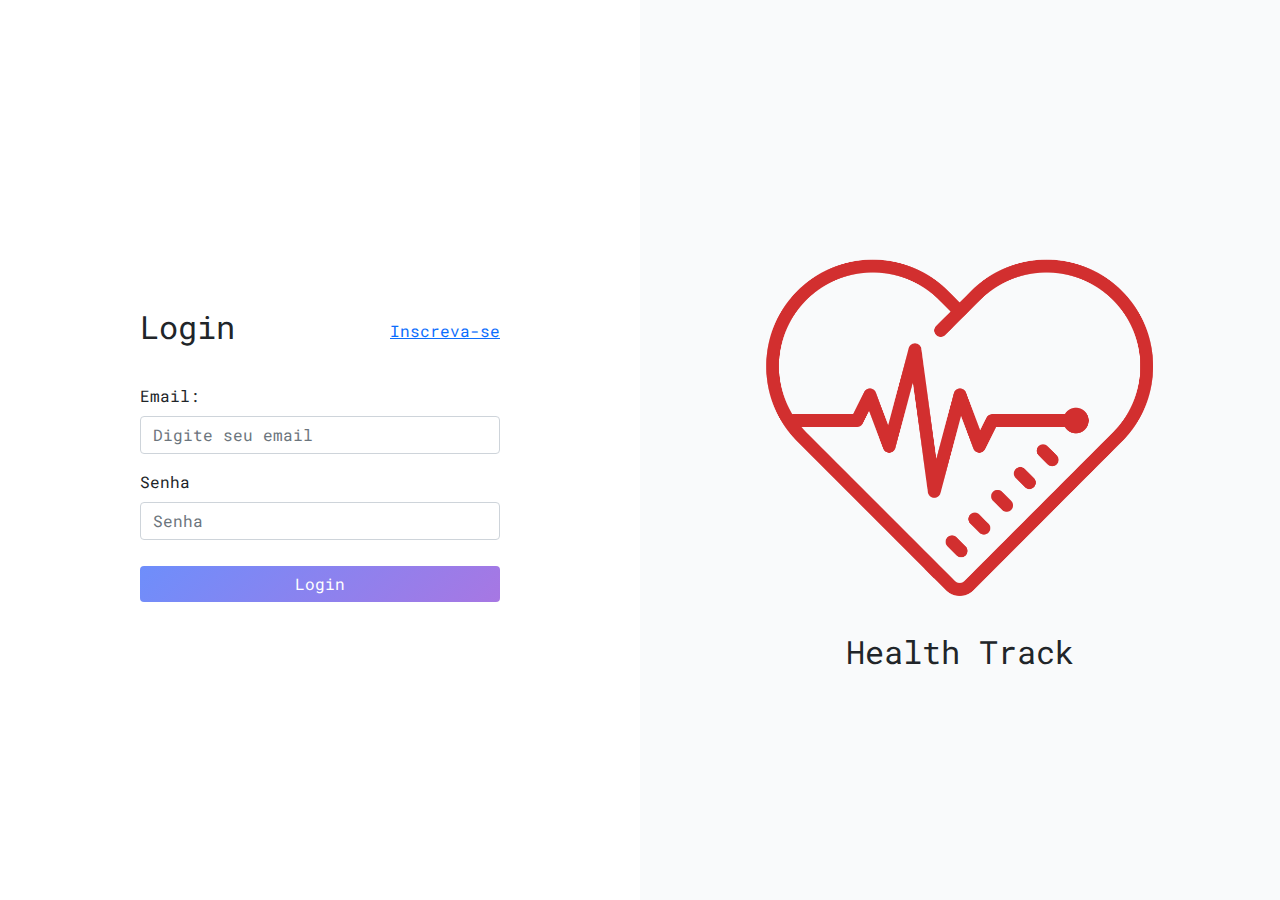
<file: index.html>
<!DOCTYPE html>
<html lang="pt-br">

<head>
  <meta charset="UTF-8">
  <meta http-equiv="X-UA-Compatible" content="IE=edge">
  <meta name="viewport" content="width=device-width, initial-scale=1.0">
  <link rel="stylesheet" href="css/all.css">
  <link rel="stylesheet" href="plugins/bootstrap/css/bootstrap.min.css">
  <link rel="stylesheet" href="plugins/fontawesome/css/all.min.css">
  <title>Health Track</title>
</head>

<body>

  <div class="login">
    <div class="login-form">
      <div class="login-form-wrapper">
        <div class="login-title">
          <h2>Login</h2>
          <a href="views/register.html">Inscreva-se</a>
        </div>
        <form>
          <div class="mb-3">
            <label for="email" class="form-label">Email:</label>
            <input type="email" class="form-control" id="email" placeholder="Digite seu email">
          </div>
          <div class="mb-3">
            <label for="senha" class="form-label">Senha</label>
            <input type="password" class="form-control" id="senha" placeholder="Senha">
          </div>
          <button type="button" class="btn">Login</button>
        </form>
      </div>
    </div>
    <div class="banner-login">
      <img src="images/heart.png" alt="">
      <h2>Health Track</h2>
    </div>
  </div>

  <script src="plugins/bootstrap/js/bootstrap.min.js"></script>
  <script src="plugins/fontawesome/js/all.min.js"></script>

  <script>
    let button = document.querySelector('form button.btn')
    button.addEventListener("click", () => {
        location.href = "/views/dashboard.html"
    })

  </script>
</body>

</html>
</file>
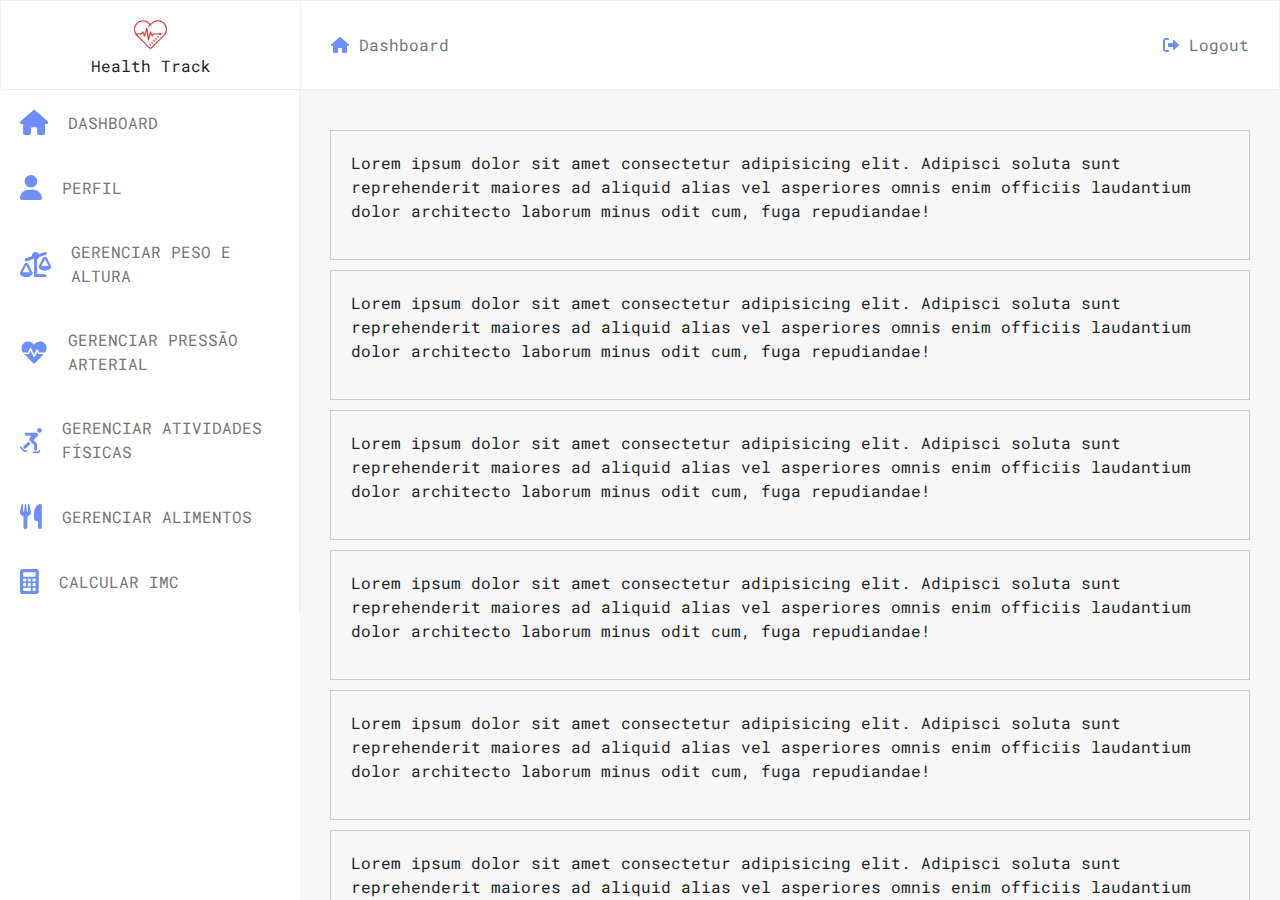
<file: views/dashboard.html>
<!DOCTYPE html>
<html lang="pt-br">

<head>
    <meta charset="UTF-8">
    <meta http-equiv="X-UA-Compatible" content="IE=edge">
    <meta name="viewport" content="width=device-width, initial-scale=1.0">
    <link rel="stylesheet" href="../css/all.css">
    <link rel="stylesheet" href="../plugins/bootstrap/css/bootstrap.min.css">
    <link rel="stylesheet" href="../plugins/fontawesome/css/all.min.css">
    <title>Health Track</title>
</head>

<body>
    <div class="flex-dashboard">
        <sidebar>
            <div class="sidebar-title">
                <img src="../images/heart.png" alt="">
                <h2>Health Track</h2>
            </div>
            <div class="menu">
                <ul>
                    <li>
                        <i class="fa fa-home"></i>
                        <a href="#">Dashboard</a>
                    </li>
                    <li>
                        <i class="fa fa-user"></i>
                        <a href="#">Perfil</a>
                    </li>
                    <li>
                        <i class="fa fa-balance-scale-left"></i>
                        <a href="#">Gerenciar Peso e altura</a>
                    </li>
                    <li>
                        <i class="fa fa-heartbeat"></i>
                        <a href="#">Gerenciar pressão arterial</a>
                    </li>
                    <li>
                        <i class="fa fa-skating"></i>
                        <a href="#">Gerenciar atividades físicas</a>
                    </li>
                    <li>
                        <i class="fas fa-utensils"></i>
                        <a href="#">Gerenciar Alimentos</a>
                    </li>
                    <li>
                        <i class="fas fa-calculator"></i>
                        <a href="#">Calcular IMC</a>
                    </li>
                </ul>
            </div>
        </sidebar>
        <main>
            <header>
                <a href="#"> <i class="fa fa-home"></i> Dashboard</a>
                <a href="#"> <i class="fas fa-sign-out-alt"></i> Logout</a>
            </header>
            <div class="main-content">
                <div class="panel">
                    <p>Lorem ipsum dolor sit amet consectetur adipisicing elit. Adipisci soluta sunt
                        reprehenderit maiores ad aliquid alias vel asperiores omnis enim officiis laudantium dolor
                        architecto laborum minus odit cum, fuga repudiandae!</p>
                </div>
                <div class="panel">
                    <p>Lorem ipsum dolor sit amet consectetur adipisicing elit. Adipisci soluta sunt
                        reprehenderit maiores ad aliquid alias vel asperiores omnis enim officiis laudantium dolor
                        architecto laborum minus odit cum, fuga repudiandae!</p>
                </div>
                <div class="panel">
                    <p>Lorem ipsum dolor sit amet consectetur adipisicing elit. Adipisci soluta sunt
                        reprehenderit maiores ad aliquid alias vel asperiores omnis enim officiis laudantium dolor
                        architecto laborum minus odit cum, fuga repudiandae!</p>
                </div>
                <div class="panel">
                    <p>Lorem ipsum dolor sit amet consectetur adipisicing elit. Adipisci soluta sunt
                        reprehenderit maiores ad aliquid alias vel asperiores omnis enim officiis laudantium dolor
                        architecto laborum minus odit cum, fuga repudiandae!</p>
                </div>
                <div class="panel">
                    <p>Lorem ipsum dolor sit amet consectetur adipisicing elit. Adipisci soluta sunt
                        reprehenderit maiores ad aliquid alias vel asperiores omnis enim officiis laudantium dolor
                        architecto laborum minus odit cum, fuga repudiandae!</p>
                </div>
                <div class="panel">
                    <p>Lorem ipsum dolor sit amet consectetur adipisicing elit. Adipisci soluta sunt
                        reprehenderit maiores ad aliquid alias vel asperiores omnis enim officiis laudantium dolor
                        architecto laborum minus odit cum, fuga repudiandae!</p>
                </div>
                <div class="panel">
                    <p>Lorem ipsum dolor sit amet consectetur adipisicing elit. Adipisci soluta sunt
                        reprehenderit maiores ad aliquid alias vel asperiores omnis enim officiis laudantium dolor
                        architecto laborum minus odit cum, fuga repudiandae!</p>
                </div>
                <div class="panel">
                    <p>Lorem ipsum dolor sit amet consectetur adipisicing elit. Adipisci soluta sunt
                        reprehenderit maiores ad aliquid alias vel asperiores omnis enim officiis laudantium dolor
                        architecto laborum minus odit cum, fuga repudiandae!</p>
                </div>
            </div>
        </main>
    </div>
    <script src="../plugins/bootstrap/js/bootstrap.min.js"></script>
    <script src="../plugins/fontawesome/js/all.min.js"></script>
</body>

</html>
</file>
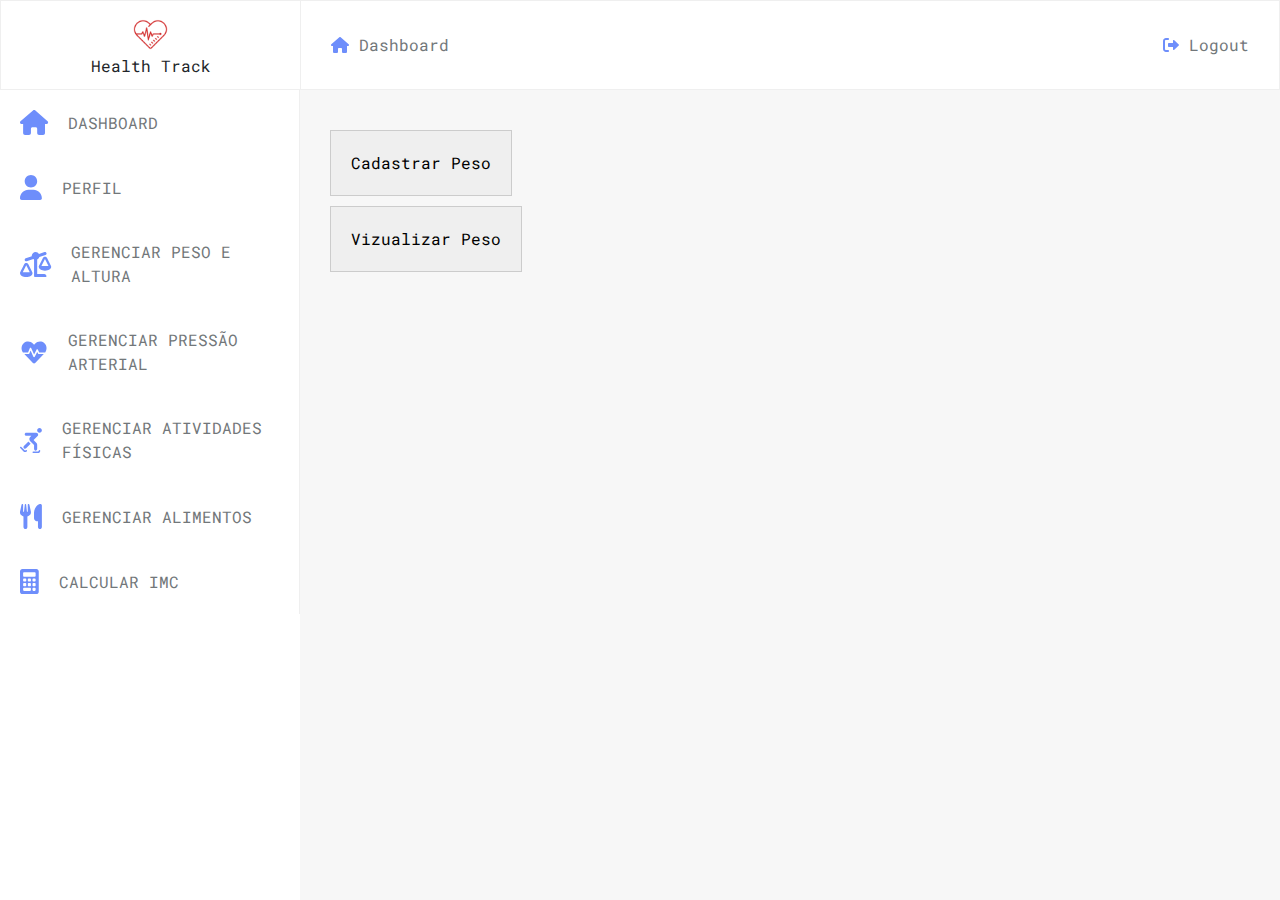
<file: views/gerenciarpeso.html>
<!DOCTYPE html>
<html lang="pt-br">

<head>
    <meta charset="UTF-8">
    <meta http-equiv="X-UA-Compatible" content="IE=edge">
    <meta name="viewport" content="width=device-width, initial-scale=1.0">
    <link rel="stylesheet" href="../css/all.css">
    <link rel="stylesheet" href="../plugins/bootstrap/css/bootstrap.min.css">
    <link rel="stylesheet" href="../plugins/fontawesome/css/all.min.css">
    <title>Health Track</title>
</head>

<body>
    <div class="flex-dashboard">
        <sidebar>
            <div class="sidebar-title">
                <img src="../images/heart.png" alt="">
                <h2>Health Track</h2>
            </div>
            <div class="menu">
                <ul>
                    <li>
                        <i class="fa fa-home"></i>
                        <a href="dashboard.html">Dashboard</a>
                    </li>
                    <li>
                        <i class="fa fa-user"></i>
                        <a href="#">Perfil</a>
                    </li>
                    <li>
                        <i class="fa fa-balance-scale-left"></i>
                        <a href="gerenciarpeso.html">Gerenciar Peso e altura</a>
                    </li>
                    <li>
                        <i class="fa fa-heartbeat"></i>
                        <a href="#">Gerenciar pressão arterial</a>
                    </li>
                    <li>
                        <i class="fa fa-skating"></i>
                        <a href="#">Gerenciar atividades físicas</a>
                    </li>
                    <li>
                        <i class="fas fa-utensils"></i>
                        <a href="#">Gerenciar Alimentos</a>
                    </li>
                    <li>
                        <i class="fas fa-calculator"></i>
                        <a href="#">Calcular IMC</a>
                    </li>
                </ul>
            </div>
        </sidebar>
        <main>
            <header>
                <a href="dashboard.html"> <i class="fa fa-home"></i> Dashboard</a>
                <a href="../index.html"> <i class="fas fa-sign-out-alt"></i> Logout</a>
            </header>
            <div class="main-content">
                <div class="panel-row">
                    <button class="panel panel-50">Cadastrar Peso</button>
                    <button class="panel panel-50">Vizualizar Peso</button>
               </div>
            </div>
        </main>
    </div>
    <script src="../plugins/bootstrap/js/bootstrap.min.js"></script>
    <script src="../plugins/fontawesome/js/all.min.js"></script>
</body>

</html>
</file>
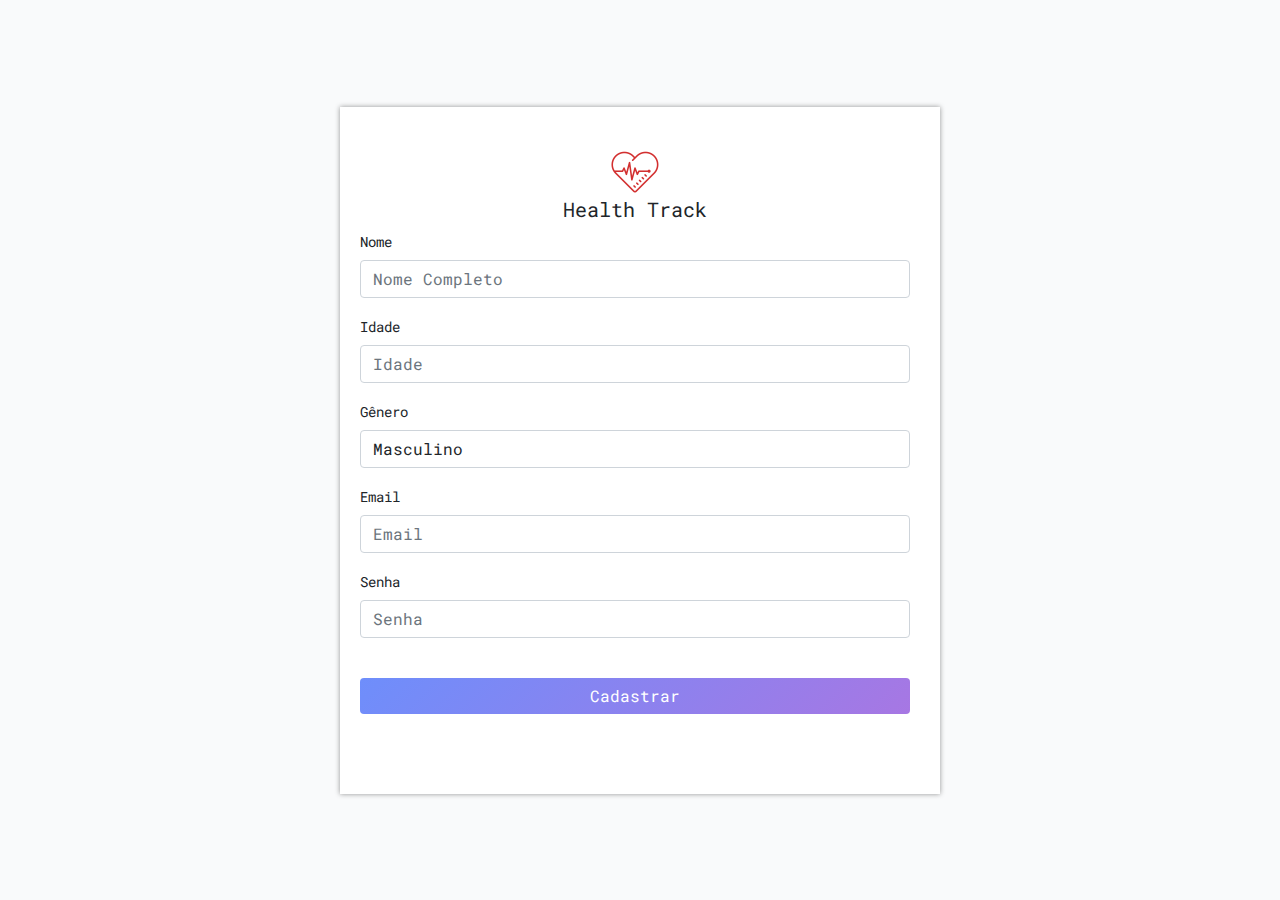
<file: views/register.html>
<!DOCTYPE html>
<html lang="pt-br">

<head>
    <meta charset="UTF-8">
    <meta http-equiv="X-UA-Compatible" content="IE=edge">
    <meta name="viewport" content="width=device-width, initial-scale=1.0">
    <link rel="stylesheet" href="../css/all.css">
    <link rel="stylesheet" href="../plugins/bootstrap/css/bootstrap.min.css">
    <link rel="stylesheet" href="../plugins/fontawesome/css/all.min.css">
    <title>Health Track</title>
</head>

<body>
    <div class="register-parent">
        <div class="register">
            <div class="register-title">
                <img src="../images/heart.png" alt="">
                <h2>Health Track</h2>
            </div>
            <form>
                <div class="mb-3 form">
                    <label for="name" class="form-label">Nome</label>
                    <input type="email" class="form-control" id="name" placeholder="Nome Completo">

                </div>
                <div class="mb-3 form">
                    <label for="age" class="form-label">Idade</label>
                    <input type="text" class="form-control" id="age" placeholder="Idade">
                </div>
                <div class="mb-3 form">
                    <label for="genre" class="form-label">Gênero</label>
                    <select class="form-control" id="genre">
                        <option>Masculino</option>
                        <option>Feminino</option>
                    </select>
                </div>
                <div class="mb-3 form">
                    <label for="email" class="form-label">Email</label>
                    <input type="email" class="form-control" id="email" placeholder="Email">
                </div>
                <div class="mb-3 form">
                    <label for="senha" class="form-label">Senha</label>
                    <input type="password" class="form-control" id="senha" placeholder="Senha">
                </div>
                <button type="submit" class="btn">Cadastrar</button>
            </form>
        </div>
    </div>


    <script src="../plugins/bootstrap/js/bootstrap.min.js"></script>
    <script src="../plugins/fontawesome/js/all.min.js"></script>
</body>

</html>
</file>
<file: css/all.css>
@import 'fonts.css';
@import 'reset.css';
@import 'login.css';
@import 'register.css';
@import 'sidebar.css';
@import 'header.css';
@import 'main.css';
</file>
